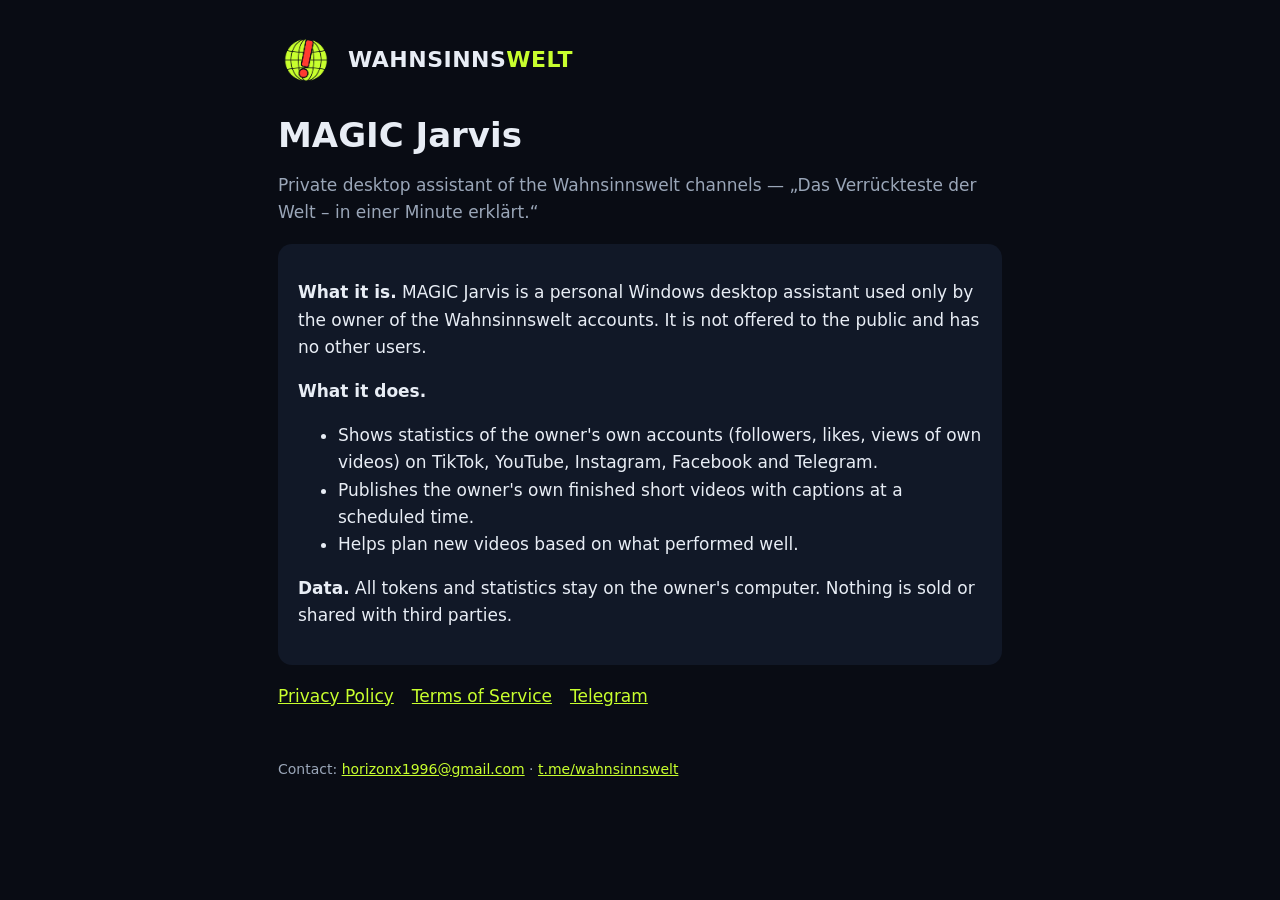
<file: index.html>
<!doctype html>
<html lang="en">
<head>
<meta charset="utf-8">
<meta name="viewport" content="width=device-width, initial-scale=1">
<title>MAGIC Jarvis · Wahnsinnswelt</title>
<meta name="description" content="MAGIC Jarvis — the private desktop assistant behind the Wahnsinnswelt channels.">
<link rel="icon" href="logo.png">
<link rel="stylesheet" href="style.css">
</head>
<body>
<div class="wrap">
  <header><img src="logo.png" alt=""><a href="./">WAHNSINNS<span>WELT</span></a></header>
  <h1>MAGIC Jarvis</h1>
  <p class="dim">Private desktop assistant of the Wahnsinnswelt channels — „Das Verrückteste der Welt – in einer Minute erklärt.“</p>

  <div class="card">
    <p><b>What it is.</b> MAGIC Jarvis is a personal Windows desktop assistant used only by the owner of the Wahnsinnswelt accounts. It is not offered to the public and has no other users.</p>
    <p><b>What it does.</b></p>
    <ul>
      <li>Shows statistics of the owner's own accounts (followers, likes, views of own videos) on TikTok, YouTube, Instagram, Facebook and Telegram.</li>
      <li>Publishes the owner's own finished short videos with captions at a scheduled time.</li>
      <li>Helps plan new videos based on what performed well.</li>
    </ul>
    <p><b>Data.</b> All tokens and statistics stay on the owner's computer. Nothing is sold or shared with third parties.</p>
  </div>

  <nav><a href="privacy.html">Privacy Policy</a><a href="terms.html">Terms of Service</a><a href="https://t.me/wahnsinnswelt">Telegram</a></nav>

  <footer>Contact: <a href="mailto:horizonx1996@gmail.com">horizonx1996@gmail.com</a> · <a href="https://t.me/wahnsinnswelt">t.me/wahnsinnswelt</a></footer>
</div>
</body>
</html>
</file>
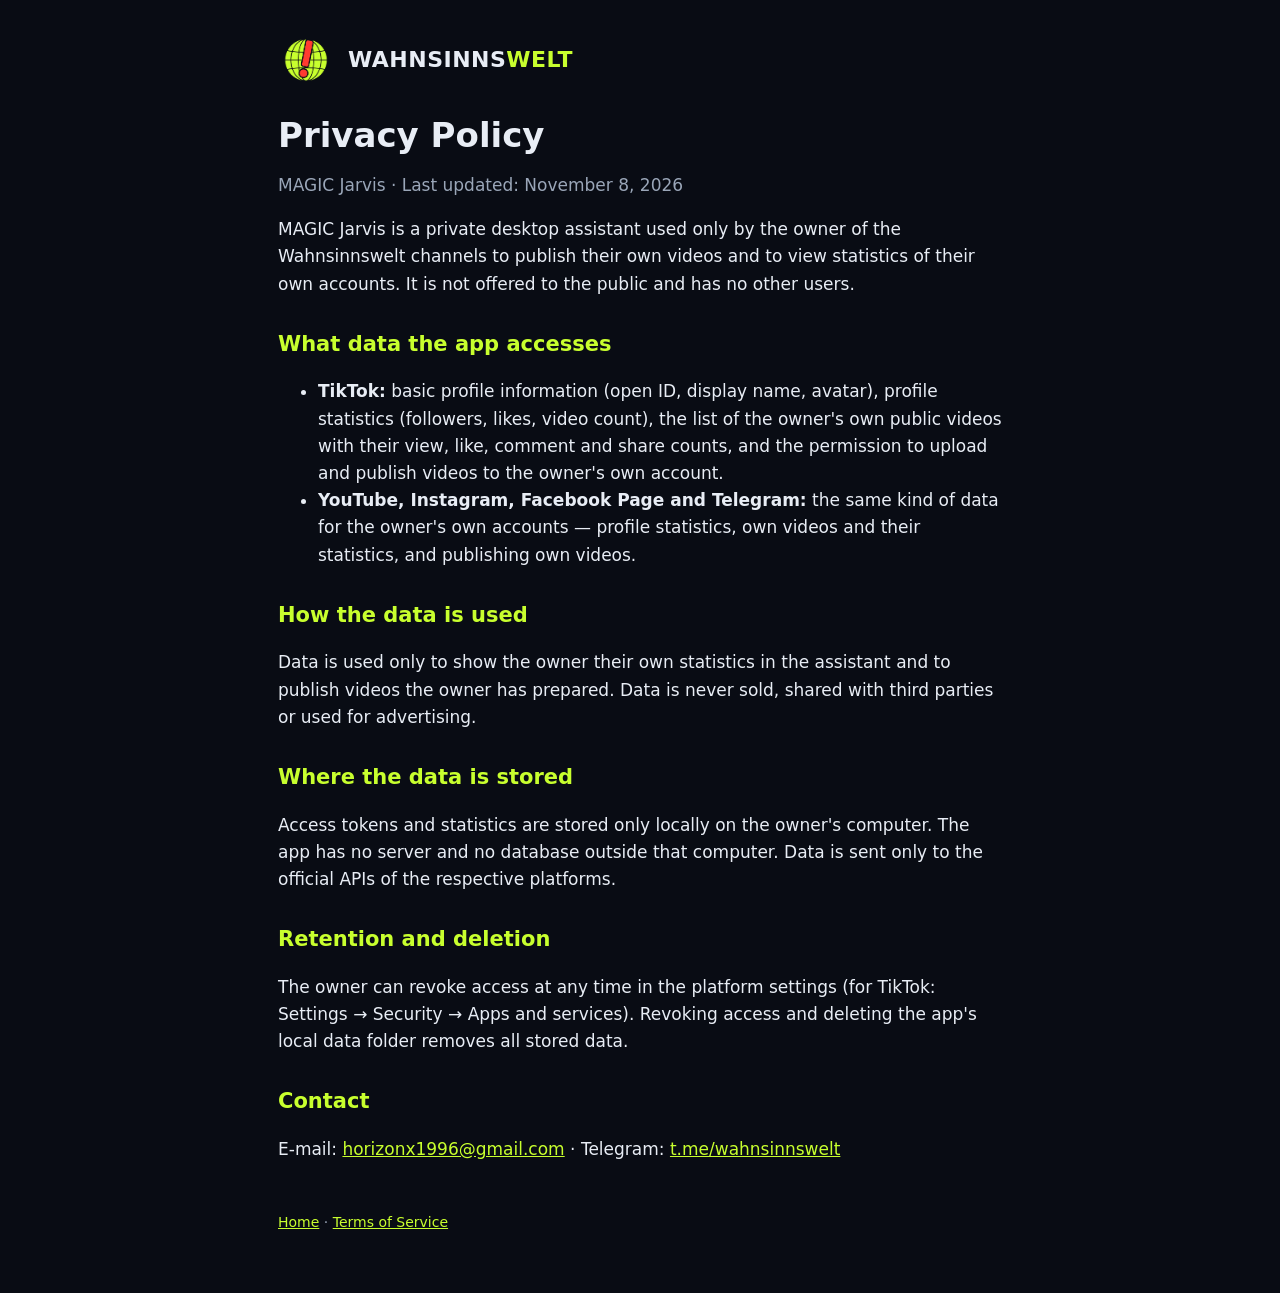
<file: privacy.html>
<!doctype html>
<html lang="en">
<head>
<meta charset="utf-8">
<meta name="viewport" content="width=device-width, initial-scale=1">
<title>Privacy Policy · MAGIC Jarvis</title>
<link rel="icon" href="logo.png">
<link rel="stylesheet" href="style.css">
</head>
<body>
<div class="wrap">
  <header><img src="logo.png" alt=""><a href="./">WAHNSINNS<span>WELT</span></a></header>
  <h1>Privacy Policy</h1>
  <p class="dim">MAGIC Jarvis · Last updated: November 8, 2026</p>

  <p>MAGIC Jarvis is a private desktop assistant used only by the owner of the Wahnsinnswelt channels to publish their own videos and to view statistics of their own accounts. It is not offered to the public and has no other users.</p>

  <h2>What data the app accesses</h2>
  <ul>
    <li><b>TikTok:</b> basic profile information (open ID, display name, avatar), profile statistics (followers, likes, video count), the list of the owner's own public videos with their view, like, comment and share counts, and the permission to upload and publish videos to the owner's own account.</li>
    <li><b>YouTube, Instagram, Facebook Page and Telegram:</b> the same kind of data for the owner's own accounts — profile statistics, own videos and their statistics, and publishing own videos.</li>
  </ul>

  <h2>How the data is used</h2>
  <p>Data is used only to show the owner their own statistics in the assistant and to publish videos the owner has prepared. Data is never sold, shared with third parties or used for advertising.</p>

  <h2>Where the data is stored</h2>
  <p>Access tokens and statistics are stored only locally on the owner's computer. The app has no server and no database outside that computer. Data is sent only to the official APIs of the respective platforms.</p>

  <h2>Retention and deletion</h2>
  <p>The owner can revoke access at any time in the platform settings (for TikTok: Settings → Security → Apps and services). Revoking access and deleting the app's local data folder removes all stored data.</p>

  <h2>Contact</h2>
  <p>E-mail: <a href="mailto:horizonx1996@gmail.com">horizonx1996@gmail.com</a> · Telegram: <a href="https://t.me/wahnsinnswelt">t.me/wahnsinnswelt</a></p>

  <footer><a href="./">Home</a> · <a href="terms.html">Terms of Service</a></footer>
</div>
</body>
</html>
</file>
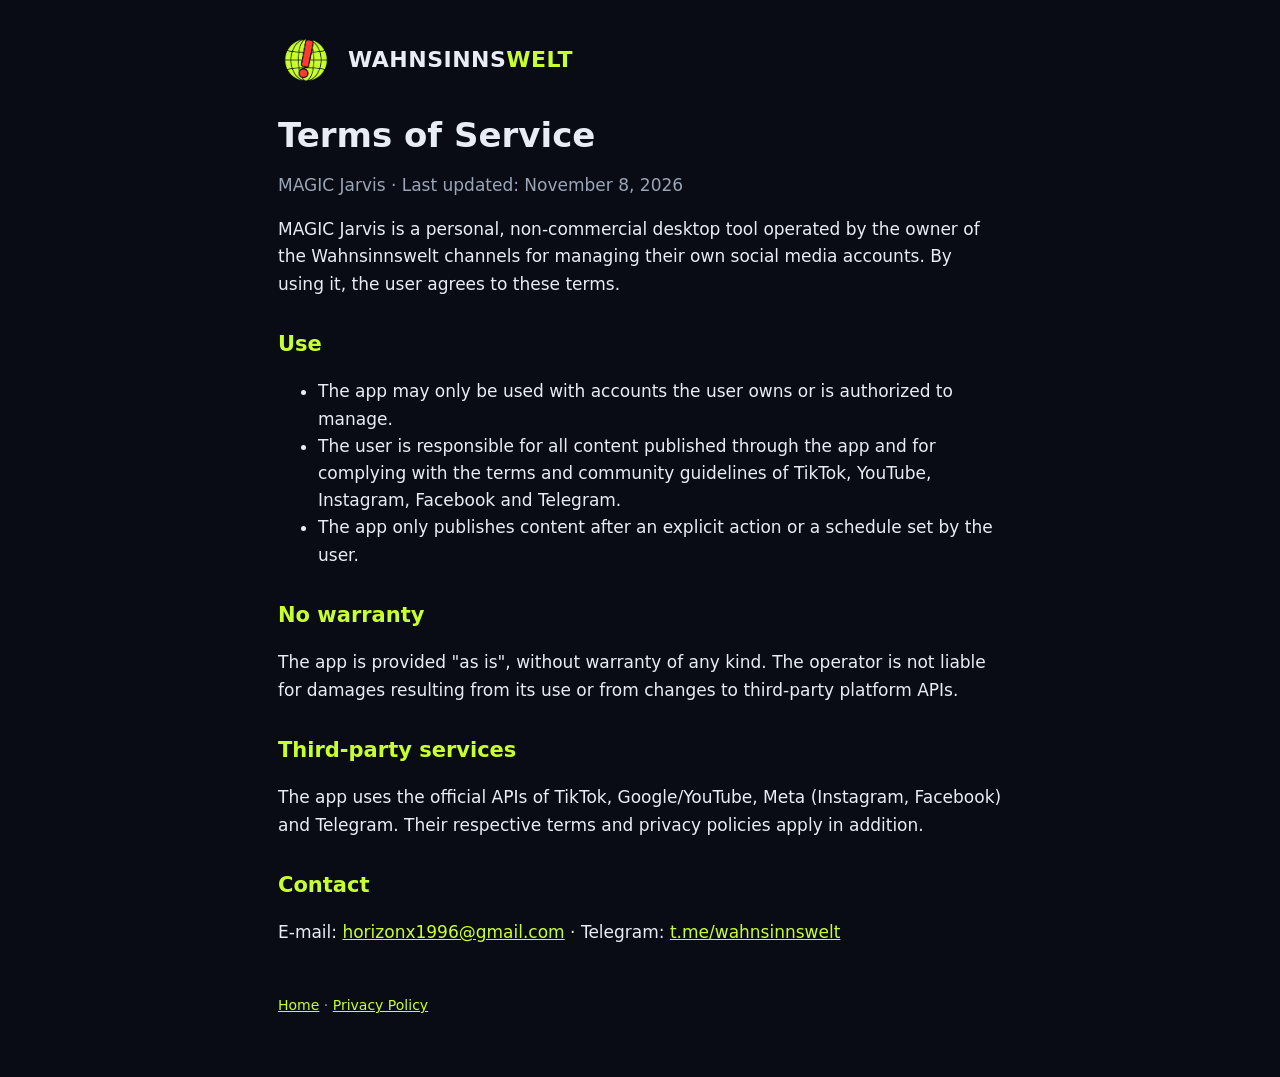
<file: terms.html>
<!doctype html>
<html lang="en">
<head>
<meta charset="utf-8">
<meta name="viewport" content="width=device-width, initial-scale=1">
<title>Terms of Service · MAGIC Jarvis</title>
<link rel="icon" href="logo.png">
<link rel="stylesheet" href="style.css">
</head>
<body>
<div class="wrap">
  <header><img src="logo.png" alt=""><a href="./">WAHNSINNS<span>WELT</span></a></header>
  <h1>Terms of Service</h1>
  <p class="dim">MAGIC Jarvis · Last updated: November 8, 2026</p>

  <p>MAGIC Jarvis is a personal, non-commercial desktop tool operated by the owner of the Wahnsinnswelt channels for managing their own social media accounts. By using it, the user agrees to these terms.</p>

  <h2>Use</h2>
  <ul>
    <li>The app may only be used with accounts the user owns or is authorized to manage.</li>
    <li>The user is responsible for all content published through the app and for complying with the terms and community guidelines of TikTok, YouTube, Instagram, Facebook and Telegram.</li>
    <li>The app only publishes content after an explicit action or a schedule set by the user.</li>
  </ul>

  <h2>No warranty</h2>
  <p>The app is provided "as is", without warranty of any kind. The operator is not liable for damages resulting from its use or from changes to third-party platform APIs.</p>

  <h2>Third-party services</h2>
  <p>The app uses the official APIs of TikTok, Google/YouTube, Meta (Instagram, Facebook) and Telegram. Their respective terms and privacy policies apply in addition.</p>

  <h2>Contact</h2>
  <p>E-mail: <a href="mailto:horizonx1996@gmail.com">horizonx1996@gmail.com</a> · Telegram: <a href="https://t.me/wahnsinnswelt">t.me/wahnsinnswelt</a></p>

  <footer><a href="./">Home</a> · <a href="privacy.html">Privacy Policy</a></footer>
</div>
</body>
</html>
</file>
<file: style.css>
:root { --bg: #090C14; --panel: #111827; --lime: #C8FF2E; --red: #FF3B30; --text: #E8EDF5; --dim: #9AA6B8; }
* { box-sizing: border-box; }
body { margin: 0; background: var(--bg); color: var(--text); font: 17px/1.6 system-ui, "Segoe UI", Roboto, sans-serif; }
.wrap { max-width: 760px; margin: 0 auto; padding: 32px 18px 60px; }
header { display: flex; align-items: center; gap: 14px; margin-bottom: 28px; }
header img { width: 56px; height: 56px; border-radius: 12px; }
header a { color: var(--text); text-decoration: none; font-weight: 800; font-size: 22px; letter-spacing: .5px; }
header span { color: var(--lime); }
h1 { font-size: 34px; line-height: 1.15; margin: 0 0 10px; }
h2 { font-size: 21px; margin: 30px 0 6px; color: var(--lime); }
p, li { color: var(--text); }
.dim { color: var(--dim); }
a { color: var(--lime); }
.card { background: var(--panel); border-radius: 14px; padding: 18px 20px; margin: 18px 0; }
nav a { margin-right: 18px; }
footer { margin-top: 48px; color: var(--dim); font-size: 14px; }
</file>
